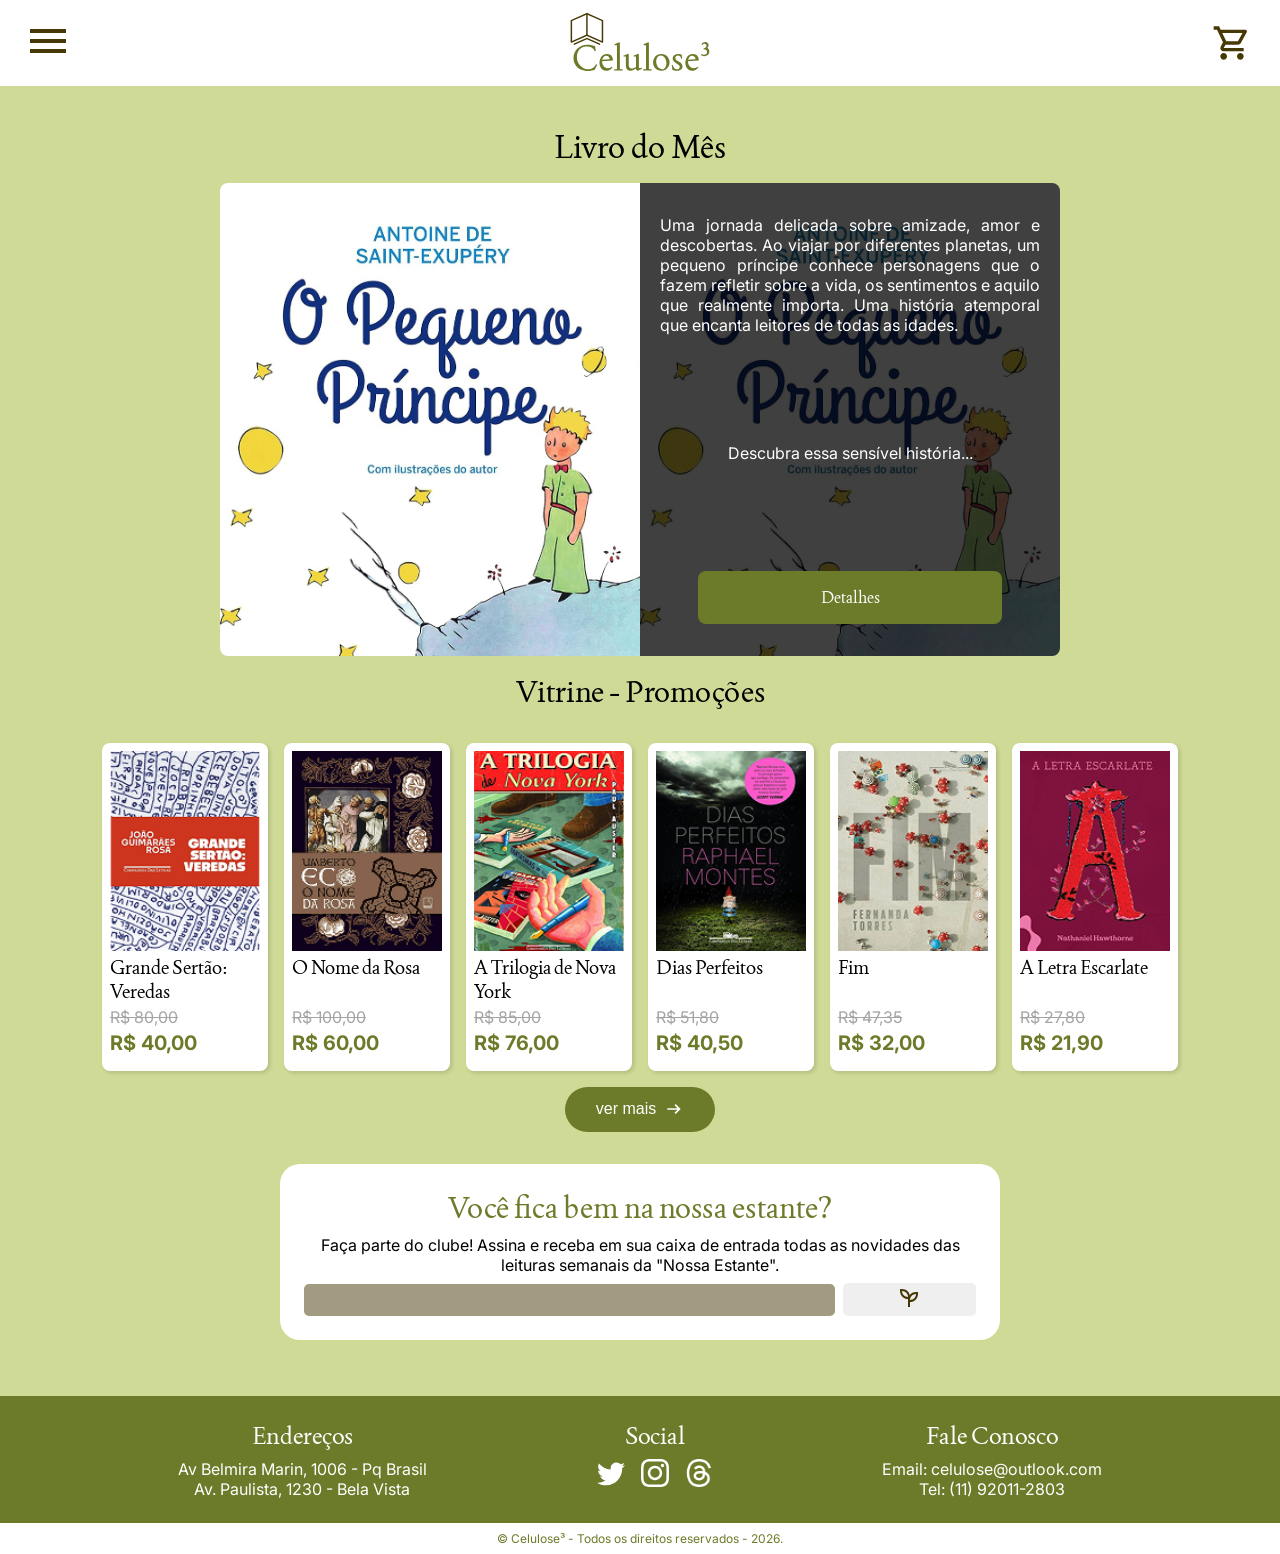
<file: index.html>
<!DOCTYPE html>
<html lang="pt-br">
<head>
    <meta charset="UTF-8">
    <meta name="viewport" content="width=device-width, initial-scale=1.0">
    <link rel="stylesheet" href="style.css">
    <script src="script.js" type="module"></script>
    <title>Celulose³</title>
</head>
<body>

    <header>
        <div class="header-menu">
            <button type="button" class="menuButton" id="menuButton"></button>
            <menu class="menu" id="menu" hidden>
                <a class="menu__item active">HOME</a>
                <a class="menu__item" href="catalogo.html">CATÁLOGO</a>
                <a class="menu__item" href="contato.html">CONTATO</a>
            </menu>
        </div>

        <a href="index.html"><img src="img/logo.svg" alt="logomarca" class="header-logo"></a>

        <button type="button" class="carrinhoButton" id="toggle-carrinho"
            aria-label="Abrir carrinho de compras" aria-controls="cart-drawer" aria-expanded="false">
            <span class="carrinho-count" aria-live="polite" hidden>0</span>
        </button>
    </header>

    <main>

        <section id="banner-livros">
            <h2>Livro do Mês</h2>
            <div class="banner">
                <div class="banner__left"></div>
                <div class="banner__right">
                    <img class="banner__bgImg" src="img/livros/o-pequeno-principe.jpg" alt="O Pequeno Príncipe">
                    <p class="banner__description">Uma jornada delicada sobre amizade, amor e descobertas. Ao viajar por diferentes planetas, um pequeno príncipe conhece personagens que o fazem refletir sobre a vida, os sentimentos e aquilo que realmente importa. Uma história atemporal que encanta leitores de todas as idades.</p>
                    <p class="banner__description">Descubra essa sensível história...</p>
                    <button class="banner__button" type="button" data-featured-book="8">Detalhes</button>
                </div>
            </div>
        </section>

        <section id="vitrine-livros">
            <h2>Vitrine - Promoções</h2>
                <div class="container-vitrine">
                    <!-- Cards dinâmicos aqui -->
                </div>
            <button type="button" class="vermais">ver mais <img src="img/arrow_right.svg" alt="seta para direita"></button>
        </section>

        <section class="newsletter">
            <h2>Você fica bem na nossa estante?</h2>
            <p>Faça parte do clube! Assina e receba em sua caixa de entrada todas as novidades das leituras semanais da "Nossa Estante".</p>
            <form id="form-newsletter">
                <input type="email" id="email" required>
                <button type="submit"><img src="img/planta.svg" alt="planta"></button>
            </form>

            <div id="mensagem-newsletter"></div>

        </section>
    </main>

    <footer>

        <div class="footer-info">

            <div class="footer-enderecos">
                <h2>Endereços</h2>
                <p>Av Belmira Marin, 1006 - Pq Brasil</p>
                <p>Av. Paulista, 1230 - Bela Vista</p>
            </div>

            <div class="footer-social">
                <h2>Social</h2>
                <nav>
                    <ul>
                        <li><a href="https://www.x.com/"><img src="img/twitter.svg" alt="twitter"></a></li>
                        <li><a href="https://www.instagram.com/"><img src="img/instagram.svg" alt="instagram"></a></li>
                        <li><a href="https://www.threads.com/"><img src="img/threads.svg" alt="threads"></a></li>
                    </ul>
                </nav>
            </div>

            <div class="footer-contato">
                <h2>Fale Conosco</h2>
                <nav>
                    <ul>
                        <li><a href="mailto:celulose@outlook.com">Email: celulose@outlook.com</a></li>
                        <li><a href="tel:+5511920112803">Tel: (11) 92011-2803</a></li>

                    </ul>
                </nav>
            </div>
        </div>

        <div class="footer-copyright">
            <span>&copy; Celulose³ - Todos os direitos reservados - 2026.</span>
        </div>
    </footer>
</body>
</html>
</file>
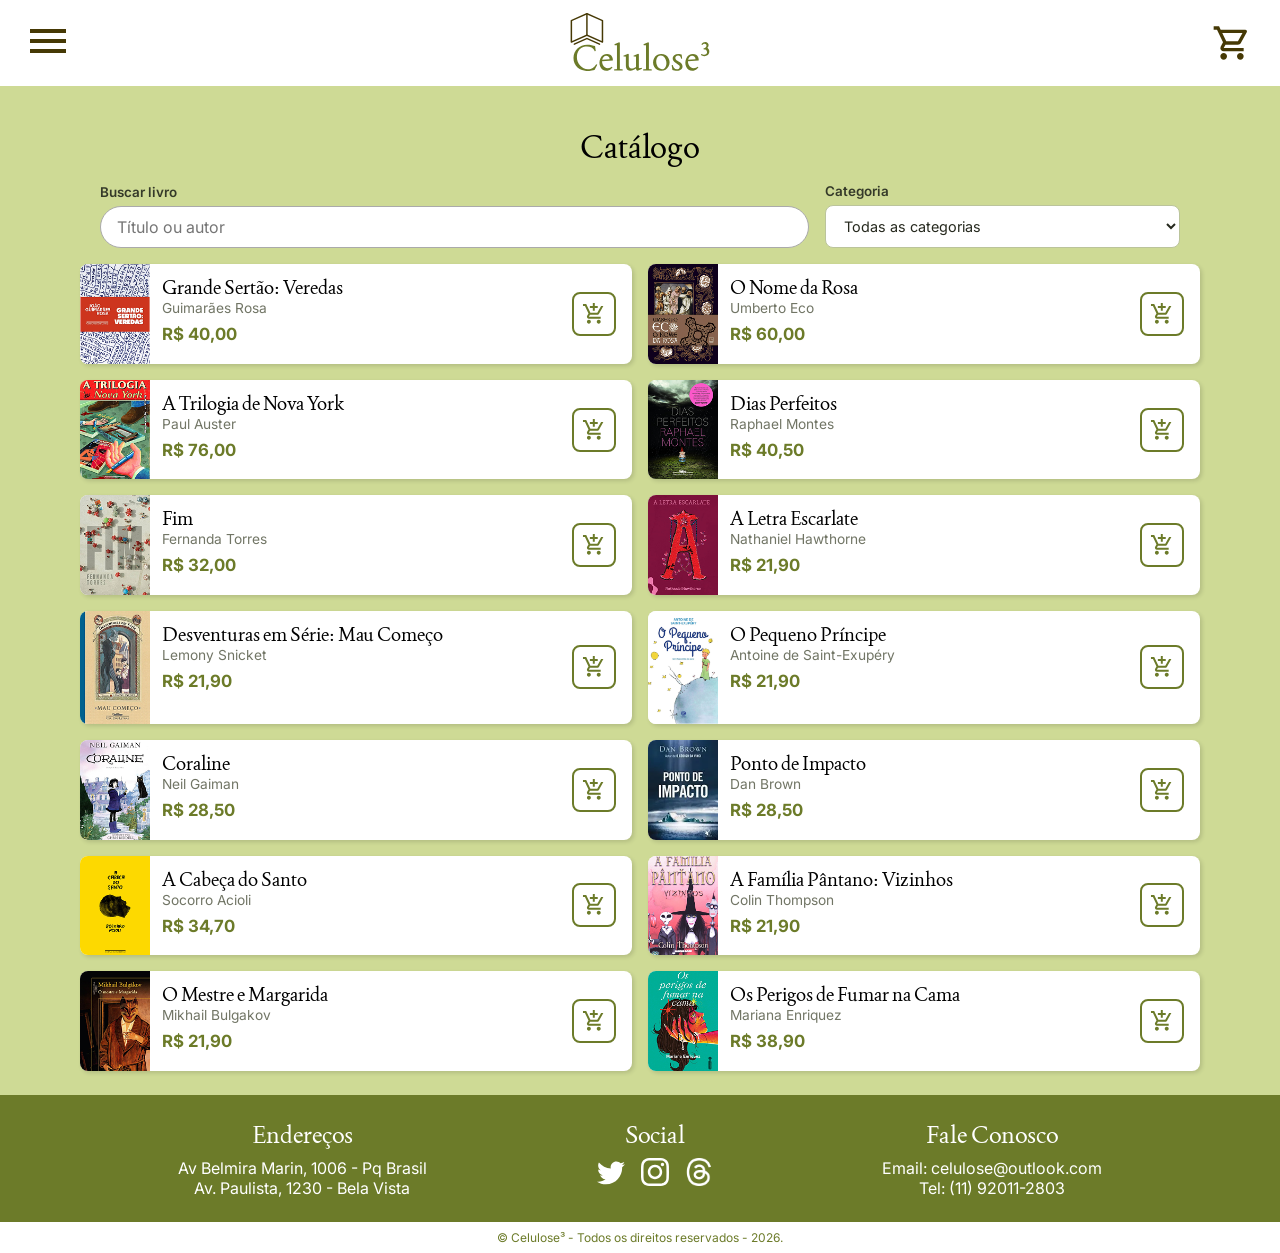
<file: catalogo.html>
<!DOCTYPE html>
<html lang="pt-br">

<head>
    <meta charset="UTF-8">
    <meta name="viewport" content="width=device-width, initial-scale=1.0">
    <link rel="stylesheet" href="style.css">
    <script src="script.js" type="module"></script>
    <title>Celulose³</title>
</head>

<body>

    <header>
        <div class="header-menu">
            <button type="button" class="menuButton" id="menuButton"></button>
            <menu class="menu" id="menu" hidden>
                <a class="menu__item" href="index.html">HOME</a>
                <a class="menu__item active">CATÁLOGO</a>
                <a class="menu__item" href="contato.html">CONTATO</a>
            </menu>
        </div>

        <a href="index.html"><img src="img/logo.svg" alt="logomarca" class="header-logo"></a>

        <button type="button" class="carrinhoButton" id="toggle-carrinho"
            aria-label="Abrir carrinho de compras" aria-controls="cart-drawer" aria-expanded="false">
            <span class="carrinho-count" aria-live="polite" hidden>0</span>
        </button>
    </header>

    <main>
        <h2 id="catalogo-heading">Catálogo</h2>
        <div class="catalog-controls">
            <div class="div-buscar">
                <label for="buscar">Buscar livro</label>
                <input type="search" name="buscar" id="buscar" aria-label="Buscar livros por título ou autor" placeholder="Título ou autor">
            </div>
            <div class="div-categoria">
                <label for="filtro-categoria">Categoria</label>
                <select id="filtro-categoria" aria-label="Filtrar livros por categoria">
                    <option value="">Todas as categorias</option>
                </select>
            </div>
        </div>

        <div class="container-catalogo">
            <!-- Cards dinâmicos aqui -->
        </div>

    </main>

    <footer>

        <div class="footer-info">

            <div class="footer-enderecos">
                <h2>Endereços</h2>
                <p>Av Belmira Marin, 1006 - Pq Brasil</p>
                <p>Av. Paulista, 1230 - Bela Vista</p>
            </div>

            <div class="footer-social">
                <h2>Social</h2>
                <nav>
                    <ul>
                        <li><a href="https://www.x.com/"><img src="img/twitter.svg" alt="twitter"></a></li>
                        <li><a href="https://www.instagram.com/"><img src="img/instagram.svg" alt="instagram"></a></li>
                        <li><a href="https://www.threads.com/"><img src="img/threads.svg" alt="threads"></a></li>
                    </ul>
                </nav>
            </div>

            <div class="footer-contato">
                <h2>Fale Conosco</h2>
                <nav>
                    <ul>
                        <li><a href="mailto:celulose@outlook.com">Email: celulose@outlook.com</a></li>
                        <li><a href="tel:+5511920112803">Tel: (11) 92011-2803</a></li>

                    </ul>
                </nav>
            </div>
        </div>

        <div class="footer-copyright">
            <span>&copy; Celulose³ - Todos os direitos reservados - 2026.</span>
        </div>
    </footer>
</body>

</html>
</file>
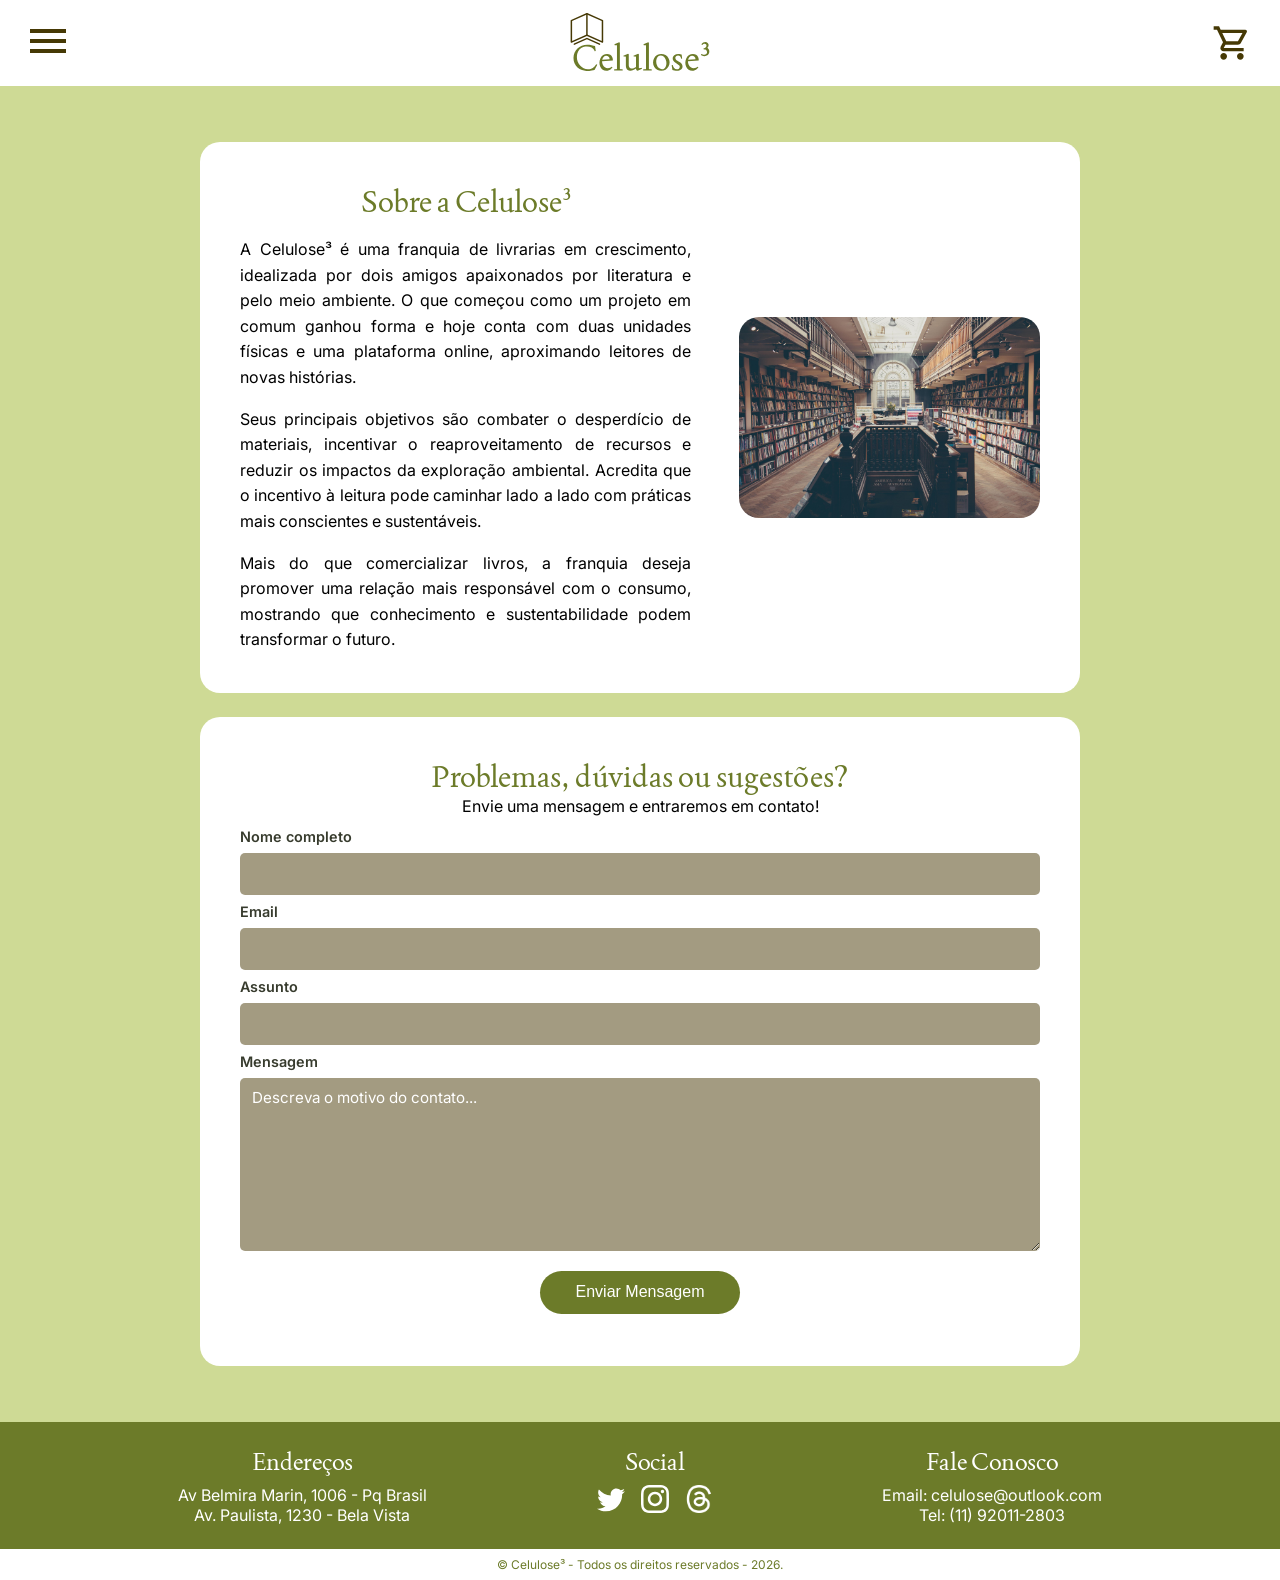
<file: contato.html>
<!DOCTYPE html>
<html lang="pt-br">
<head>
    <meta charset="UTF-8">
    <meta name="viewport" content="width=device-width, initial-scale=1.0">
    <link rel="stylesheet" href="style.css">
    <script src="script.js" type="module"></script>
    <script src="js/catalogo.js" type="module"></script>
    <title>Celulose³</title>
</head>
<body>

    <header>
        <div class="header-menu">
            <button type="button" class="menuButton" id="menuButton"></button>
            <menu class="menu" id="menu" hidden>
                <a class="menu__item" href="./index.html">HOME</a>
                <a class="menu__item" href="catalogo.html">CATÁLOGO</a>
                <a class="menu__item active" href="">CONTATO</a>
            </menu>
        </div>

        <a href="index.html"><img src="img/logo.svg" alt="logomarca" class="header-logo"></a>

        <button type="button" class="carrinhoButton" id="toggle-carrinho"
            aria-label="Abrir carrinho de compras" aria-controls="cart-drawer" aria-expanded="false">
            <span class="carrinho-count" aria-live="polite" hidden>0</span>
        </button>
    </header>

    <main>
        <section class="sobre-celulose">
            <article>
                <h2>Sobre a Celulose³</h2>

                <p> A Celulose³ é uma franquia de livrarias em crescimento, idealizada por dois amigos apaixonados por literatura e pelo meio ambiente. O que começou como um projeto em comum ganhou forma e hoje conta com duas unidades físicas e uma plataforma online, aproximando leitores de novas histórias.</p>

                <p>Seus principais objetivos são combater o desperdício de materiais, incentivar o reaproveitamento de recursos e reduzir os impactos da exploração ambiental. Acredita que o incentivo à leitura pode caminhar lado a lado com práticas mais conscientes e sustentáveis.</p>

                <p>Mais do que comercializar livros, a franquia deseja promover uma relação mais responsável com o consumo, mostrando que conhecimento e sustentabilidade podem transformar o futuro.</p>
            </article>

            <aside>
                <img src="img/livraria.jpg" alt="livraria">
            </aside>

        </section>

        <section class="form-contato">

            <div class="topo-contato">
                <h2>Problemas, dúvidas ou sugestões?</h2>
                <p>Envie uma mensagem e entraremos em contato!</p>
            </div>

            <form id="formulario-p-contato">
                <label for="nome-contato">Nome completo</label>
                <input type="text" id="nome-contato" required>

                <label for="email-contato">Email</label>
                <input type="email" id="email-contato" autocomplete="email" required>

                <label for="assunto-contato">Assunto</label>
                <input type="text" id="assunto-contato" required>

                <label for="mensagem-contato">Mensagem</label>
                <textarea id="mensagem-contato" rows="8" placeholder="Descreva o motivo do contato..." required></textarea>

                <button type="submit" class="botao-contato">Enviar Mensagem</button>

            </form>

            <div id="mensagem-form"></div>

        </section>
    </main>

    <footer>

        <div class="footer-info">

            <div class="footer-enderecos">
                <h2>Endereços</h2>
                <p>Av Belmira Marin, 1006 - Pq Brasil</p>
                <p>Av. Paulista, 1230 - Bela Vista</p>
            </div>

            <div class="footer-social">
                <h2>Social</h2>
                <nav>
                    <ul>
                        <li><a href="https://www.x.com/"><img src="img/twitter.svg" alt="twitter"></a></li>
                        <li><a href="https://www.instagram.com/"><img src="img/instagram.svg" alt="instagram"></a></li>
                        <li><a href="https://www.threads.com/"><img src="img/threads.svg" alt="threads"></a></li>
                    </ul>
                </nav>
            </div>

            <div class="footer-contato">
                <h2>Fale Conosco</h2>
                <nav>
                    <ul>
                        <li><a href="mailto:celulose@outlook.com">Email: celulose@outlook.com</a></li>
                        <li><a href="tel:+5511920112803">Tel: (11) 92011-2803</a></li>

                    </ul>
                </nav>
            </div>
        </div>

        <div class="footer-copyright">
            <span>&copy; Celulose³ - Todos os direitos reservados - 2026.</span>
        </div>
    </footer>
</body>
</html>
</file>
<file: style.css>
@import url('https://fonts.googleapis.com/css2?family=Joan&display=swap');
@import url('https://fonts.googleapis.com/css2?family=Inter:ital,opsz,wght@0,14..32,100..900;1,14..32,100..900&display=swap');

:root {

    --fundoPadrao: #CEDA95;
    --destaquePrimario: #ffff;
    --destaqueSecundario: #6C7B29;
    --destaqueTerciario: rgba(72, 57, 5, 0.502);
    --textoEscuro: #000;

    --fonteTitulos: 'Joan';
    --fontePadrao: 'Inter';
}

/****************
    GERAL
****************/

* {
    box-sizing: border-box;
    margin: 0;
    padding: 0;
}

body {
    display: flex;
    flex-direction: column;
    min-height: 100svh;
    background-color: var(--fundoPadrao);
}

main {
    flex-grow: 1;
    width: 100%;
    max-width: 1200px;
    margin: 0 auto;
    padding: 1rem;
}

/****************
    HEADER
****************/

header {
    position: sticky;
    top: 0;
    z-index: 100;
    display: flex;
    height: 86px;
    background-color: var(--destaquePrimario);
    align-items: center;
    justify-content: space-between;
    padding: 0.5rem;
    padding-right: 1.5rem;
    padding-left: 1.5rem;
}

.header-menu {
    position: static;
}

.header-menu img {
    width: 40px;
    height: 40px;
}

.header-logo {
    width: 100%;
    height: 60px;
}

.carrinhoButton {
    cursor: pointer;
    background-image: url(img/carrinho.svg);
    background-position: center;
    background-repeat: no-repeat;
    background-size: 40px;
    background-color: transparent;
    border: none;
    width: 48px;
    aspect-ratio: 1;
}

/****************
    MENU
****************/

.menuButton {
    background-color: transparent;
    border: none;
    cursor: pointer;
    background-image: url(img/menu.svg);
    background-repeat: no-repeat;
    background-size: cover;
    width: 48px;
    aspect-ratio: 1;

    transition: transform 0.25s ease;
}

.menuButton.active {
    transform: rotate(90deg);
}

.menu {
    position: absolute;
    top: 86px;
    left: 0;
    width: 100%;
    z-index: 100;
    border-top: 1px solid #e3e3e3;
    border-bottom: 1px solid #e3e3e3;
}

.menu.active {
    display: block;
}

.menu__item {
    display: block;
    padding: 1rem;
    background-color: white;
    border-top: 1px solid #e3e3e3;
    border-bottom: 1px solid #e3e3e3;
    width: 100%;
    cursor: pointer;
    text-decoration: none;
    color: var(--textoEscuro);
    font-family: var(--fonteTitulos);

    transition: background-color 100ms;
}

.menu__item.active {
    color: var(--destaqueSecundario);
}

.menu__item:hover {
    background-color: color-mix(in srgb, white, black 10%);
}

/****************
    BANNER
****************/

#banner-livros {
    width: 100%;
    max-width: 900px;
    margin: 0 auto;
}

#banner-livros h2 {
    margin: 1rem 0;
    font: 400 2rem var(--fonteTitulos);
    text-align: center;
}

.banner {
    display: flex;
    flex-direction: column;
    width: 100%;
    max-width: 840px;
    margin: 0 auto;
}

.banner__left {
    width: 100%;
    min-height: 210px;
    border-radius: 0.5rem 0.5rem 0 0;
    background-image: url(img/livros/o-pequeno-principe.jpg);
    background-size: cover;
}

.banner__right {
    box-sizing: border-box;
    position: relative;
    display: flex;
    flex-direction: column;
    align-items: center;
    gap: 1rem;
    width: 100%;
    min-height: 260px;
    padding: 2rem 1rem;
    overflow: hidden;
    border-radius: 0 0 0.5rem 0.5rem;
    text-align: justify;
}

.banner__bgImg {
    position: absolute;
    inset: 0;
    width: 100%;
    object-fit: cover;

    filter: brightness(0.25);
}

.banner__right h2,
.banner__description,
.banner__button {
    position: relative;
}

.banner__description {
    color: white;
    overflow: auto;
    flex-grow: 1;
    font-family: var(--fontePadrao);
}

.banner__button {
    width: 80%;
    padding: 1rem;
    font-size: 1rem;
    background-color: var(--destaqueSecundario);
    border-radius: 0.5rem;
    border: none;
    color: white;
    font-family: var(--fonteTitulos);
    cursor: pointer;

    transition: transform 0.3s;
}

.banner__button:hover {
    transform: scale(1.05);
}

/****************
    BUSCAR E FILTROS
****************/

.catalog-controls {
    display: flex;
    flex-direction: column;
    gap: 0.8rem;
    width: 100%;
    max-width: 720px;
    margin: 0 auto 1rem;
    color: #353a29;
    font: 600 0.84rem var(--fontePadrao);
}

.catalog-controls .div-buscar,
.catalog-controls .div-categoria {
    display: flex;
    flex-direction: column;
    gap: 0.35rem;
    width: 100%;
}

.catalog-controls input,
.catalog-controls select {
    width: 100%;
    min-height: 42px;
    padding: 0.7rem 0.85rem;
    border: 1px solid #bbc49b;
    border-radius: 0.5rem;
    background: #fff;
    color: #26291e;
    font: 0.9rem var(--fontePadrao);
}

.catalog-controls input:focus-visible,
.catalog-controls select:focus-visible {
    outline: 2px solid var(--destaqueSecundario);
    outline-offset: 2px;
}

#buscar {
    box-sizing: border-box;
    max-width: 100%;
    padding: 0.5rem 1rem;
    border: 1px solid #aaaaaa;
    border-radius: 3rem;
    font-family: var(--fontePadrao);
    font-size: 1rem;
}

#buscar:focus {
    outline: 2px solid var(--destaqueSecundario);
}

/****************
    CATALOGO
****************/

#catalogo-heading {
    text-align: center;
    font-family: var(--fonteTitulos);
    font-size: 2rem;
    font-weight: 400;
    margin: 1rem 0;
}

.container-catalogo {
    display: flex;
    flex-direction: column;
    align-items: center;
    gap: 1rem;
    width: 100%;
    max-width: 720px;
    margin: 0 auto;
}

.cardCatalogo {
    box-sizing: border-box;
    cursor: pointer;
    display: flex;
    align-items: center;
    border-radius: 0.5rem;
    width: 100%;
    max-width: 720px;
    margin: 0;
    background-color: white;
    box-shadow: 2px 2px 4px #0002;
    font-family: var(--fontePadrao);

    transition: transform 100ms;

    .cardCatalogo__details {
        align-self: stretch;
        display: flex;
        flex: 1;
        align-items: center;
        border: none;
        background: transparent;
        text-align: left;
        cursor: pointer;
    }

    .cardCatalogo__img {
        border-radius: 0.5rem 0 0 0.5rem;
        width: 70px;
        align-self: stretch;
    }

    .cardCatalogo__info {
        flex-grow: 1;
        align-self: stretch;
        padding: 0.75rem;

        .cardCatalogo__titulo,
        .cardCatalogo__preco {
            font-size: 1.25rem;
        }

        .cardCatalogo__titulo {
            font: 400 1.2rem/1.25 var(--fonteTitulos);
        }

        .cardCatalogo__autor {
            color: #717565;
            font: 0.86rem var(--fontePadrao);
        }

        .cardCatalogo__preco {
            margin-top: 0.5rem;
            color: var(--destaqueSecundario);
            font: 700 1.05rem var(--fontePadrao);
        }
    }

    .cardCatalogo__button {
        display: flex;
        margin: 1rem;
        background-position: center;
        background-repeat: no-repeat;
        background-color: transparent;
        border: 2px solid #6C7B29;
        border-radius: 0.5rem;
        cursor: pointer;

        .cardCatalogo__buttonImg {
            width: 40px;
            height: 40px;
            object-fit: contain;
            display: block;
            padding: 0.5rem;
        }
    }

    .cardCatalogo__button:hover,
    .cardCatalogo__button:active {
        background-color: #6C7B29;

        .cardCatalogo__buttonImg {
            filter: brightness(0) invert();
        }
    }
}

.cardCatalogo:hover {
    transform: scale(105%);
}

/****************
    VITRINE
****************/

#vitrine-livros {
    display: flex;
    flex-direction: column;
    justify-content: center;
    gap: 1rem;
    width: 100%;
    max-width: 1080px;
    margin: 0 auto;
}

#vitrine-livros h2 {
    text-align: center;
    font-family: var(--fonteTitulos);
    font-size: 30px;
    font-weight: 200;
    margin: 1rem 0;
}

.container-vitrine {
    display: flex;
    flex-wrap: wrap;
    justify-content: center;
    gap: 1rem;
    width: 100%;
    max-width: 1080px;
    margin: 0 auto;
}

.cards-vitrine {
    display: flex;
    flex-direction: column;
    justify-content: space-between;
    padding: 0.5rem;
    padding-bottom: 1rem;
    gap: 0.25rem;
    box-shadow: 2px 2px 4px 0 #0002;
    border-radius: 0.5rem;
    width: min-content;
    background-color: var(--destaquePrimario);
    cursor: pointer;
    border: none;
    color: var(--textoEscuro);
    font: inherit;
    text-align: left;

    transition: transform 100ms;

    img {
        width: 150px;
        height: 200px;
    }

    h3 {
        font-family: var(--fonteTitulos);
        font-weight: 200;
        flex-grow: 1;
    }

    .livro-preco-antigo {
        color: #a5a3a3;
        text-decoration: line-through;
        font-family: var(--fontePadrao);
    }

    .livro-preco-atual {
        font-family: var(--fontePadrao);
        font-size: 20px;
        font-weight: 700;
        color: var(--destaqueSecundario);
    }

}

.cards-vitrine:hover {
    transform: scale(105%);
}

.vermais {
    display: flex;
    justify-content: center;
    align-items: center;
    gap: 0.5rem;
    padding: 0.8rem;
    width: 150px;
    margin: 0 auto;

    border: none;
    border-radius: 25px;
    background-color: var(--destaqueSecundario);
    color: var(--destaquePrimario);
    font-size: 16px;

    transition: transform 0.3s ease;
}

.vermais img {
    width: 20px;
    height: 20px;
}

.vermais:hover {
    transform: scale(1.05);
    cursor: pointer;
}

/****************
    NEWSLETTER
****************/

.newsletter {
    display: flex;
    flex-direction: column;
    width: calc(100% - 2rem);
    max-width: 720px;
    margin: 2rem auto;
    align-items: center;
    justify-content: center;

    padding: 1.5rem;
    background-color: var(--destaquePrimario);
    border-radius: 20px;
}

.newsletter h2 {
    text-align: center;
    font-family: var(--fonteTitulos);
    color: var(--destaqueSecundario);
    font-size: 30px;
    font-weight: 200;
}

.newsletter p {
    font-family: var(--fontePadrao);
    font-size: 16px;
    padding: 0.5rem;
    text-align: center;
}

#form-newsletter{
    width: 100%;
    display: flex;
    align-items: center;
    gap: 0.5rem;
}

#form-newsletter input{
    border: none;
    border-radius: 5px;
    color: white;
    padding: 0 0.5rem;
    height: 2rem;
    width: 100%;
    background-color: var(--destaqueTerciario);
}

#form-newsletter input:focus{
    outline: 2px solid var(--destaqueSecundario);
}

#form-newsletter button {
    border: none;
    border-radius: 5px;
    padding: 0.2rem;
    width: 25%;
    cursor: pointer;
}

#form-newsletter button:hover{
    cursor: pointer;
}

#men-confirmacao-newsletter {
    margin: 2rem;
    padding: 1rem;
    border-radius: 10px;
    background-color: var(--fundoPadrao);
}

#men-confirmacao-newsletter h3 {
    color: var(--destaqueSecundario);
    font-family: var(--fonteTitulos);
    font-size: 20px;
    text-align: center;
    margin-bottom: 0.5rem;
}

/****************
    FOOTER
****************/

.footer-info {
    display: flex;
    flex-direction: column;
    flex-wrap: wrap;
    gap: 1.25rem;
    padding: 1.5rem 1rem;
    align-items: center;
    justify-content: center;
    text-align: center;

    width: 100%;
    max-width: 1200px;
    margin: 0 auto;
    color: white;
    background-color: transparent;
}

footer {
    background-color: var(--destaqueSecundario);
}

.footer-info h2 {
    color: var(--destaquePrimario);
    font-family: var(--fonteTitulos);
    font-weight: 200;
    padding-bottom: 0.5rem;
}

.footer-info p {
    font-family: var(--fontePadrao);
    font-size: 16px;
}

.footer-info ul {
    list-style: none;
    padding: 0;
}

.footer-info a {
    text-decoration: none;
    color: white;
    font-family: var(--fontePadrao);
    font-size: 16px;
}

.footer-social ul {
    display: flex;
    align-items: center;
    gap: 1rem;
}

.footer-social img {
    width: 28px;
    height: 28px;
    filter: invert();
}

.footer-copyright {
    font-size: 0.75rem;
    color: var(--destaqueSecundario);
    display: flex;
    justify-content: center;
    padding: 0.5rem;
    background-color: var(--destaquePrimario);
    font-family: var(--fontePadrao);
    font-size: 14x;
}

/***********************
     CONTATO.HTML
***********************/

.sobre-celulose {
    display: flex;
    flex-direction: column;
    align-items: center;
    gap: 1.25rem;
    width: 100%;
    max-width: 880px;
    margin: 2rem auto 1rem;
    padding: 1.25rem;
    border-radius: 20px;
    background-color: var(--destaquePrimario);
    font-family: var(--fontePadrao);
}

.sobre-celulose article {
    width: 100%;
    min-width: 0;
}

.sobre-celulose aside {
    width: 100%;
}

.sobre-celulose img {
    display: block;
    width: 100%;
    max-width: 500px;
    height: auto;
    margin: 0 auto;
    border-radius: 20px;
}

.sobre-celulose p {
    margin-top: 1rem;
    text-align: justify;
    line-height: 1.6;
}

.sobre-celulose h2,
.form-contato h2 {
    text-align: center;
    font: 300 30px var(--fonteTitulos);
    color: var(--destaqueSecundario);
}

.form-contato {
    display: flex;
    flex-direction: column;
    align-items: stretch;
    justify-content: center;
    gap: 0.75rem;
    width: 100%;
    max-width: 800px;
    margin: 1.5rem auto 2rem;
    padding: 1.25rem;
    border-radius: 20px;
    background-color: var(--destaquePrimario);
    font-family: var(--fontePadrao);
}

.topo-contato {
    width: 100%;
}

.form-contato p {
    text-align: center;
}

#formulario-p-contato {
    display: flex;
    flex-direction: column;
    gap: 0.5rem;
    width: 100%;
    margin: 0 auto;
}

#formulario-p-contato label {
    color: #373b2d;
    font: 600 0.9rem var(--fontePadrao);
}

#formulario-p-contato button {
    display: flex;
    justify-content: center;
    width: 200px;
    margin: 0.75rem auto 0;
    padding: 0.8rem;
    border: none;
    border-radius: 25px;
    background-color: var(--destaqueSecundario);
    color: var(--destaquePrimario);
    font-size: 16px;
    transition: transform 0.3s ease;
}

#formulario-p-contato input,
#formulario-p-contato textarea {
    box-sizing: border-box;
    width: 100%;
    border: none;
    border-radius: 5px;
    padding: 0.65rem 0.75rem;
    background-color: var(--destaqueTerciario);
    color: white;
    font: 0.95rem var(--fontePadrao);
}

#formulario-p-contato input {
    min-height: 42px;
}

#formulario-p-contato textarea {
    min-height: 9rem;
    resize: vertical;
}

#formulario-p-contato input::placeholder,
#formulario-p-contato textarea::placeholder {
    color: white;
}

#formulario-p-contato input:focus-visible,
#formulario-p-contato textarea:focus-visible {
    outline: 2px solid var(--destaqueSecundario);
    outline-offset: 2px;
}

#formulario-p-contato button:hover {
    cursor: pointer;
    transform: scale(1.05);
}

#mensagem-confirmacao {
    padding: 1.5rem;
    border-radius: 10px;
    background-color: var(--fundoPadrao);
}

#mensagem-confirmacao h3 {
    margin-bottom: 1rem;
    color: var(--destaqueSecundario);
    font: 600 20px var(--fonteTitulos);
    text-align: center;
}

/* ========================================================================== */
/* CARRINHO LATERAL                                                           */
/* ========================================================================== */

.carrinhoButton {
    position: relative;
    flex: 0 0 48px;
}

.carrinho-count {
    position: absolute;
    top: 0;
    right: 0;
    display: flex;
    align-items: center;
    justify-content: center;
    min-width: 21px;
    height: 21px;
    padding: 0 5px;
    border: 2px solid var(--destaquePrimario);
    border-radius: 999px;
    background: var(--destaqueSecundario);
    color: #fff;
    font: 700 0.7rem var(--fontePadrao);
    line-height: 1;
}

.carrinho-count[hidden] { display: none; }

.cart-overlay {
    position: fixed;
    inset: 0;
    z-index: 300;
    border: 0;
    background: rgba(12, 15, 5, 0.48);
    opacity: 0;
    visibility: hidden;
    pointer-events: none;
    transition: opacity 220ms ease, visibility 220ms ease;
}

.cart-overlay.is-visible {
    opacity: 1;
    visibility: visible;
    pointer-events: auto;
}

.cart-drawer {
    box-sizing: border-box;
    position: fixed;
    z-index: 310;
    top: 0;
    right: 0;
    display: flex;
    flex-direction: column;
    width: min(460px, 100%);
    height: 100dvh;
    padding: 1.25rem;
    background: #fff;
    color: #242719;
    box-shadow: -12px 0 40px rgba(0, 0, 0, 0.16);
    transform: translateX(105%);
    visibility: hidden;
    transition: transform 260ms ease, visibility 260ms ease;
}

.cart-drawer.is-open {
    transform: translateX(0);
    visibility: visible;
}

.cart-drawer__header {
    display: flex;
    align-items: center;
    justify-content: space-between;
    gap: 1rem;
    padding-bottom: 1rem;
    border-bottom: 1px solid #e8eadf;
}

.cart-drawer__eyebrow {
    margin-bottom: 0.2rem;
    color: var(--destaqueSecundario);
    font: 700 0.68rem var(--fontePadrao);
    letter-spacing: 0.14em;
}

.cart-drawer__header h2 {
    color: #25291c;
    font: 400 1.8rem var(--fonteTitulos);
}

.cart-drawer__header-actions {
    display: flex;
    align-items: center;
    gap: 0.8rem;
}

.cart-clear,
.cart-item__remove {
    border: 0;
    background: transparent;
    color: #7b342c;
    font: 600 0.82rem var(--fontePadrao);
    cursor: pointer;
}

.cart-clear:disabled {
    opacity: 0.35;
    cursor: not-allowed;
}

.cart-close,
.book-modal__close {
    display: flex;
    align-items: center;
    justify-content: center;
    width: 38px;
    height: 38px;
    border: 1px solid #e6e8dd;
    border-radius: 50%;
    background: #f7f8f2;
    color: #26291e;
    font-size: 1.7rem;
    line-height: 1;
    cursor: pointer;
}

.cart-drawer__items {
    flex: 1;
    min-height: 0;
    overflow-y: auto;
    padding: 0.35rem 0;
}

.cart-empty {
    display: flex;
    flex-direction: column;
    align-items: center;
    justify-content: center;
    padding: 2rem 1.25rem;
    text-align: center;
}

.cart-empty__icon {
    display: flex;
    align-items: center;
    justify-content: center;
    width: 58px;
    height: 58px;
    margin-bottom: 1rem;
    border-radius: 50%;
    background: #f0f3e7;
    color: var(--destaqueSecundario);
    font-size: 2rem;
}

.cart-empty h3 {
    margin-bottom: 0.45rem;
    color: #292d20;
    font: 400 1.35rem var(--fonteTitulos);
}

.cart-empty p {
    max-width: 250px;
    color: #74786a;
    font: 0.9rem/1.5 var(--fontePadrao);
}

.cart-item {
    display: flex;
    gap: 0.9rem;
    padding: 1rem 0;
    border-bottom: 1px solid #e8eadf;
}

.cart-item__cover {
    width: 76px;
    height: 108px;
    flex: 0 0 76px;
    border-radius: 5px;
    background: #f1f1eb;
    object-fit: cover;
    box-shadow: 0 2px 7px #0002;
}

.cart-item__info {
    display: flex;
    min-width: 0;
    flex: 1;
    flex-direction: column;
}

.cart-item__info h3 {
    display: -webkit-box;
    overflow: hidden;
    color: #292d20;
    font: 400 1.08rem/1.25 var(--fonteTitulos);
    -webkit-box-orient: vertical;
    -webkit-line-clamp: 2;
}

.cart-item__author,
.cart-item__unit-price {
    margin-top: 0.2rem;
    color: #707466;
    font: 0.78rem var(--fontePadrao);
}

.cart-item__unit-price span {
    color: #929687;
    font-size: 0.72rem;
}

.cart-item__bottom {
    display: flex;
    align-items: center;
    justify-content: space-between;
    gap: 0.5rem;
    margin-top: auto;
    padding-top: 0.45rem;
}

.quantity-control {
    display: inline-flex;
    align-items: center;
    overflow: hidden;
    border: 1px solid #dfe3d3;
    border-radius: 7px;
    background: #fbfcf8;
}

.quantity-control button {
    width: 29px;
    height: 29px;
    padding: 0;
    border: 0;
    background: transparent;
    color: #3e4826;
    font: 1.15rem var(--fontePadrao);
    cursor: pointer;
}

.quantity-control button:hover { background: #edf1e2; }

.quantity-control output {
    min-width: 25px;
    color: #25291e;
    font: 600 0.82rem var(--fontePadrao);
    text-align: center;
}

.cart-item__subtotal {
    color: #25291e;
    font: 700 0.9rem var(--fontePadrao);
    white-space: nowrap;
}

.cart-item__remove {
    align-self: flex-start;
    margin-top: 0.35rem;
    padding: 0;
    text-decoration: underline;
    text-underline-offset: 2px;
}

.cart-drawer__footer {
    padding-top: 1rem;
    border-top: 1px solid #e8eadf;
}

.cart-summary__line {
    display: flex;
    justify-content: space-between;
    gap: 1rem;
    margin: 0.35rem 0;
    color: #656a5b;
    font: 0.9rem var(--fontePadrao);
}

.cart-summary__line strong { color: #25291e; }

.cart-summary__total {
    margin-top: 0.8rem;
    padding-top: 0.8rem;
    border-top: 1px dashed #dfe3d3;
    color: #25291e;
    font-size: 1.05rem;
}

.cart-summary__total strong {
    color: var(--destaqueSecundario);
    font: 700 1.25rem var(--fontePadrao);
}

.cart-summary__note {
    margin: 0.65rem 0 0.9rem;
    color: #858a7a;
    font: 0.72rem/1.4 var(--fontePadrao);
}

.cart-continue {
    width: 100%;
    padding: 0.9rem 1rem;
    border: 0;
    border-radius: 7px;
    background: var(--destaqueSecundario);
    color: #fff;
    font: 600 0.92rem var(--fontePadrao);
    cursor: pointer;
    transition: background 150ms ease, transform 150ms ease;
}

.cart-continue:hover {
    background: #56631f;
    transform: translateY(-1px);
}

.shopping-toast {
    position: fixed;
    z-index: 1200;
    right: 1.25rem;
    bottom: 1.25rem;
    max-width: min(390px, calc(100vw - 2.5rem));
    padding: 0.9rem 1.15rem;
    border: 1px solid #dce5c9;
    border-radius: 9px;
    background: #fff;
    color: #39451f;
    box-shadow: 0 8px 28px #0002;
    font: 0.88rem/1.4 var(--fontePadrao);
    opacity: 0;
    visibility: hidden;
    transform: translateY(12px);
    transition: opacity 180ms ease, transform 180ms ease, visibility 180ms ease;
}

.shopping-toast.is-visible {
    opacity: 1;
    visibility: visible;
    transform: translateY(0);
}

body.has-open-overlay,
body.has-open-modal { overflow: hidden; }

/* ========================================================================== */
/* CARDS INTERATIVOS E MODAL DE DETALHES                                      */
/* ========================================================================== */

.cardCatalogo[hidden] { display: none; }

.book-modal {
    position: fixed;
    inset: 0;
    width: min(820px, calc(100% - 2rem));
    max-width: none;
    max-height: min(90dvh, 760px);
    margin: auto;
    padding: 0;
    overflow: auto;
    border: 0;
    border-radius: 14px;
    background: #fff;
    color: #242719;
    box-shadow: 0 24px 80px #0004;
}

.book-modal::backdrop {
    background: rgba(12, 15, 5, 0.62);
    backdrop-filter: blur(2px);
}

.book-modal[open] {
    animation: modal-enter 180ms ease-out;
}

@keyframes modal-enter {
    from { opacity: 0; transform: translateY(12px) scale(0.985); }
    to { opacity: 1; transform: translateY(0) scale(1); }
}

.book-modal__content {
    position: relative;
    display: flex;
    flex-direction: column;
    gap: 1.1rem;
    padding: 1.3rem;
}

.book-modal__close {
    position: absolute;
    top: 0.8rem;
    right: 0.8rem;
    z-index: 1;
}

.book-modal__cover-wrap {
    display: flex;
    align-items: flex-start;
    justify-content: center;
    padding-top: 0.5rem;
}

.book-modal__cover {
    width: 100%;
    max-width: 260px;
    max-height: 440px;
    border-radius: 5px;
    background: #f1f1eb;
    object-fit: contain;
    box-shadow: 0 8px 24px #0002;
}

.book-modal__info {
    min-width: 0;
    padding-top: 0.35rem;
}

.book-modal__category {
    display: inline-block;
    margin-bottom: 0.65rem;
    padding: 0.3rem 0.65rem;
    border-radius: 999px;
    background: #edf1e2;
    color: #53621f;
    font: 700 0.72rem var(--fontePadrao);
}

.book-modal__info h2 {
    padding-right: 2.3rem;
    color: #26291c;
    font: 400 clamp(1.7rem, 3vw, 2.25rem)/1.15 var(--fonteTitulos);
}

.book-modal__author {
    margin: 0.55rem 0 1rem;
    color: #6f7561;
    font: 0.95rem var(--fontePadrao);
}

.book-modal__synopsis {
    color: #424638;
    font: 0.9rem/1.65 var(--fontePadrao);
}

.book-modal__metadata {
    display: flex;
    flex-wrap: wrap;
    gap: 0.7rem;
    margin-top: 1.2rem;
    padding: 0.9rem 0;
    border-top: 1px solid #e8eadf;
    border-bottom: 1px solid #e8eadf;
}

.book-modal__metadata > div {
    flex: 1 1 0;
    min-width: 0;
}

.book-modal__metadata dt {
    margin-bottom: 0.25rem;
    color: #858a7a;
    font: 0.72rem var(--fontePadrao);
}

.book-modal__metadata dd {
    color: #303526;
    font: 600 0.82rem var(--fontePadrao);
    overflow-wrap: anywhere;
}

.book-modal__price {
    margin: 1rem 0;
    color: var(--destaqueSecundario);
    font: 700 1.6rem var(--fontePadrao);
}

.book-modal__actions {
    display: flex;
    flex-wrap: wrap;
    align-items: center;
    gap: 1rem;
}

.book-modal__add {
    padding: 0.85rem 1.1rem;
    border: 0;
    border-radius: 7px;
    background: var(--destaqueSecundario);
    color: #fff;
    font: 600 0.88rem var(--fontePadrao);
    cursor: pointer;
    transition: background 150ms ease, transform 150ms ease;
}

.book-modal__add:hover {
    background: #56631f;
    transform: translateY(-1px);
}

.book-modal__catalog-link {
    color: #58652a;
    font: 600 0.84rem var(--fontePadrao);
    text-decoration: underline;
    text-underline-offset: 3px;
}

/* Foco visível para controles novos e para os cards clicáveis. */
.carrinhoButton:focus-visible,
.cart-drawer button:focus-visible,
.book-modal button:focus-visible,
.book-modal a:focus-visible,
.cards-vitrine:focus-visible,
.cardCatalogo__details:focus-visible,
.cardCatalogo__button:focus-visible {
    outline: 3px solid #9aaa55;
    outline-offset: 3px;
}

/* ========================================================================== */
/* RESPONSIVIDADE - MOBILE FIRST                                             */
/* ========================================================================== */

/* 576px: controles deixam de ocupar linhas separadas. */
@media screen and (min-width: 576px) {
    main {
        padding: 1.25rem;
    }

    .catalog-controls {
        flex-direction: row;
        align-items: flex-end;
        gap: 1rem;
        max-width: 820px;
    }

    .catalog-controls .div-buscar {
        flex: 2 1 0;
    }

    .catalog-controls .div-categoria {
        flex: 1 1 0;
    }

    .sobre-celulose,
    .form-contato {
        padding: 1.75rem;
    }

    .book-modal__content {
        padding: 1.75rem;
    }

    .book-modal__cover-wrap {
        padding-top: 0.5rem;
    }

    .book-modal__cover {
        max-width: min(48vw, 220px);
        max-height: 320px;
    }

    .book-modal__actions {
        flex-direction: row;
        align-items: center;
    }

    .book-modal__add {
        width: auto;
    }
}

/* 768px: seções informativas e cards passam a ocupar colunas. */
@media screen and (min-width: 768px) {
    .banner {
        flex-direction: row;
        aspect-ratio: 16 / 9;
    }

    .banner__left {
        width: 50%;
        min-height: 0;
        border-radius: 0.5rem 0 0 0.5rem;
    }

    .banner__right {
        width: 50%;
        min-height: 0;
        padding: 2rem 1.25rem;
        border-radius: 0 0.5rem 0.5rem 0;
    }

    .banner__description {
        display: block;
    }

    .container-catalogo {
        flex-direction: row;
        flex-wrap: wrap;
        justify-content: center;
        align-items: stretch;
        gap: 1rem;
        max-width: 1040px;
    }

    .cardCatalogo {
        flex: 1 1 calc(50% - 0.5rem);
        width: calc(50% - 0.5rem);
        max-width: none;
        min-width: 0;
    }

    .sobre-celulose {
        flex-direction: row;
        align-items: center;
        gap: 2rem;
        padding: 2rem;
    }

    .sobre-celulose article {
        flex: 1 1 60%;
    }

    .sobre-celulose aside {
        flex: 0 1 40%;
        min-width: 0;
    }

    .sobre-celulose img {
        max-width: 100%;
    }

    .form-contato {
        max-width: 880px;
        padding: 2rem;
    }

    .footer-info {
        flex-direction: row;
        justify-content: space-evenly;
        align-items: flex-start;
    }

    .book-modal {
        width: min(820px, calc(100% - 2rem));
    }

    .book-modal__content {
        flex-direction: row;
        align-items: flex-start;
        gap: 2rem;
        padding: 2rem;
    }

    .book-modal__cover-wrap {
        flex: 0 0 34%;
        justify-content: center;
    }

    .book-modal__cover {
        width: 100%;
        max-width: 260px;
        max-height: 440px;
    }

    .book-modal__info {
        flex: 1 1 0;
    }
}

/* 1200px: aumenta o espaço útil sem deixar o conteúdo crescer indefinidamente. */
@media screen and (min-width: 1200px) {
    main {
        padding: 1.5rem;
    }

    .catalog-controls {
        max-width: 1080px;
    }

    .container-catalogo {
        max-width: 1120px;
    }

    .sobre-celulose {
        max-width: 880px;
        gap: 3rem;
        padding: 2.5rem;
    }

    .form-contato {
        max-width: 880px;
        padding: 2.5rem;
    }

    .footer-info {
        gap: 3rem;
    }

    .book-modal {
        width: min(900px, calc(100% - 3rem));
    }
}

@media (prefers-reduced-motion: reduce) {
    .cart-overlay,
    .cart-drawer,
    .shopping-toast,
    .book-modal[open],
    .cart-continue,
    .book-modal__add {
        animation: none !important;
        transition: none !important;
    }
}
</file>
